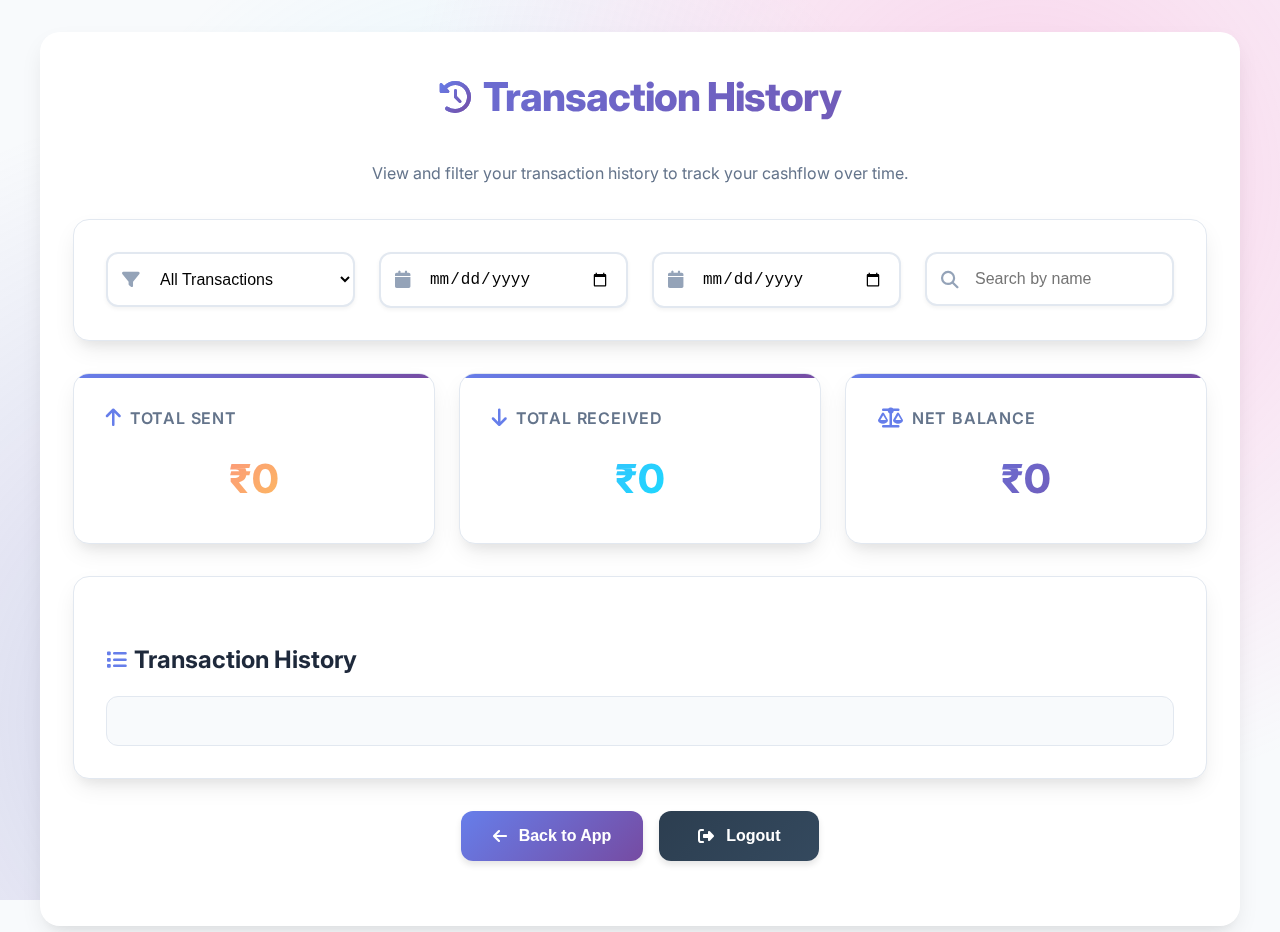
<file: history.html>
<!DOCTYPE html>
<html lang="en">

<head>
  <meta charset="UTF-8" />
  <meta name="viewport" content="width=device-width, initial-scale=1.0" />
  <title>Transaction History - Cashflow Minimizer</title>
  <link rel="stylesheet" href="style.css" />
  <link href="https://fonts.googleapis.com/css2?family=Inter:wght@400;500;600;700;800&display=swap" rel="stylesheet">
  <link rel="stylesheet" href="https://cdnjs.cloudflare.com/ajax/libs/font-awesome/6.4.0/css/all.min.css">
</head>

<body>
  <div class="container">
    <h2><i class="fas fa-history"></i> Transaction History</h2>
    
    <p style="text-align: center; color: var(--text-secondary); margin-bottom: 2rem;">
      View and filter your transaction history to track your cashflow over time.
    </p>

    <div class="filters">
      <div class="input-with-icon">
        <i class="fas fa-filter"></i>
        <select id="filterType" onchange="applyFilters()">
          <option value="all">All Transactions</option>
          <option value="sent">Money Sent</option>
          <option value="received">Money Received</option>
        </select>
      </div>

      <div class="input-with-icon">
        <i class="fas fa-calendar"></i>
        <input type="date" id="fromDate" onchange="applyFilters()" />
      </div>

      <div class="input-with-icon">
        <i class="fas fa-calendar"></i>
        <input type="date" id="toDate" onchange="applyFilters()" />
      </div>

      <div class="input-with-icon">
        <i class="fas fa-search"></i>
        <input type="text" id="searchPerson" placeholder="Search by name" onkeyup="applyFilters()" />
      </div>
    </div>

    <div class="summary">
      <div class="summary-box negative">
        <h3><i class="fas fa-arrow-up"></i> Total Sent</h3>
        <p id="totalSent">₹0</p>
      </div>
      <div class="summary-box positive">
        <h3><i class="fas fa-arrow-down"></i> Total Received</h3>
        <p id="totalReceived">₹0</p>
      </div>
      <div class="summary-box">
        <h3><i class="fas fa-balance-scale"></i> Net Balance</h3>
        <p id="netBalance">₹0</p>
      </div>
    </div>

    <div class="transactions-section">
      <h3><i class="fas fa-list"></i> Transaction History</h3>
      <div id="history-list"></div>
    </div>

    <div class="button-group">
      <button class="btn-primary" onclick="backToApp()">
        <i class="fas fa-arrow-left"></i> Back to App
      </button>
      <button class="btn-gray" onclick="logout()">
        <i class="fas fa-sign-out-alt"></i> Logout
      </button>
    </div>
  </div>

  <script src="script.js"></script>
  <script>
    function showAllHistory() {
      document.getElementById('fromDate').value = '';
      document.getElementById('toDate').value = '';
      applyFilters();
    }
    document.addEventListener('DOMContentLoaded', showAllHistory);
    window.addEventListener('pageshow', showAllHistory);
  </script>
</body>

</html>
</file>
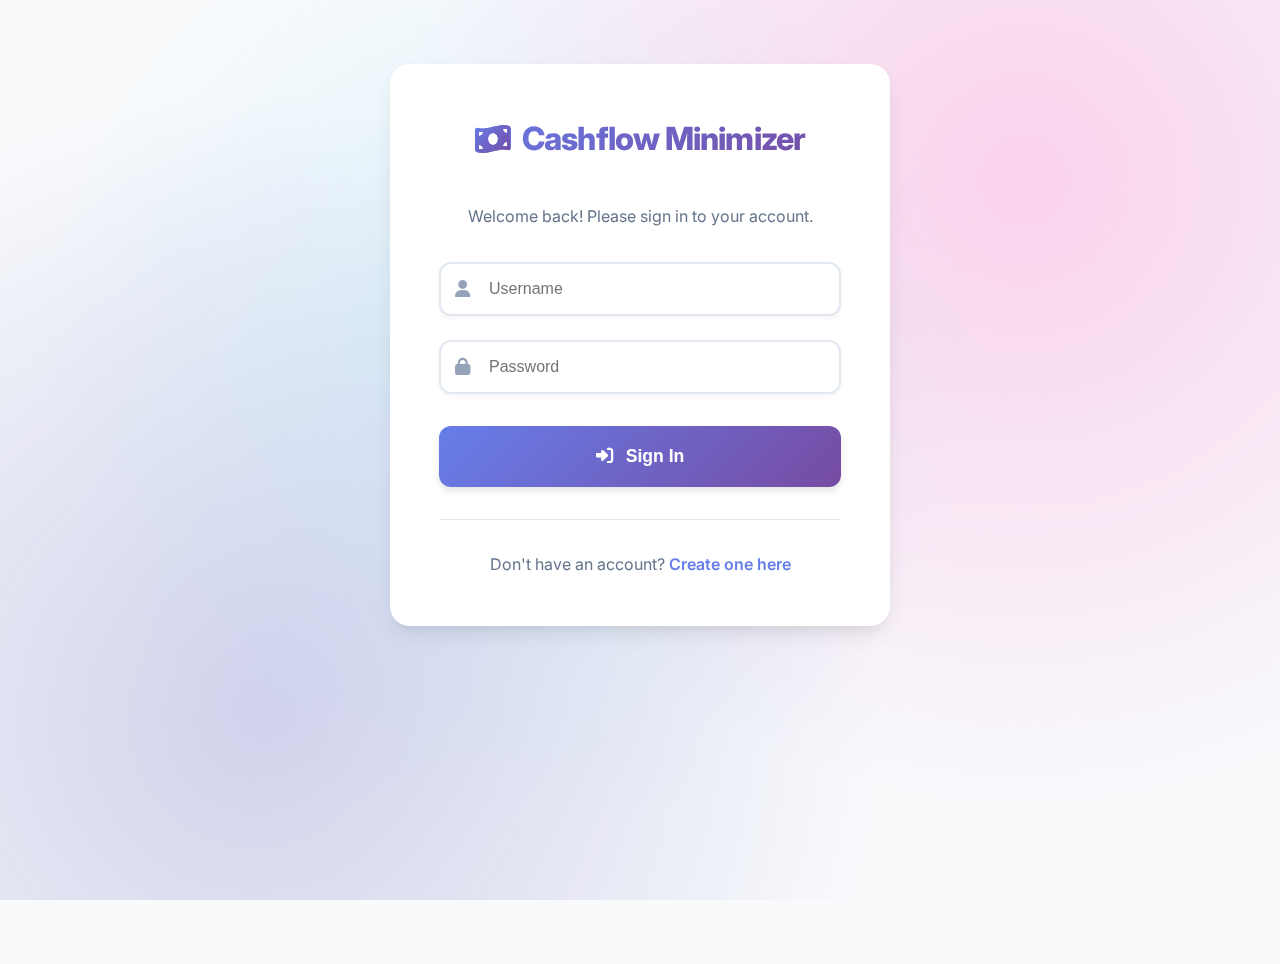
<file: login.html>
<!DOCTYPE html>
<html lang="en">
<head>
  <meta charset="UTF-8" />
  <meta name="viewport" content="width=device-width, initial-scale=1.0"/>
  <title>Login - Cashflow Minimizer</title>
  <link rel="stylesheet" href="style.css" />
  <link href="https://fonts.googleapis.com/css2?family=Inter:wght@400;500;600;700;800&display=swap" rel="stylesheet">
  <link rel="stylesheet" href="https://cdnjs.cloudflare.com/ajax/libs/font-awesome/6.4.0/css/all.min.css">
</head>
<body>
  <div class="container auth-container">
    <!-- Login Form -->
    <div id="loginForm">
      <h2><i class="fas fa-money-bill-wave"></i> Cashflow Minimizer</h2>
      <p style="text-align: center; color: var(--text-secondary); margin-bottom: 2rem;">
        Welcome back! Please sign in to your account.
      </p>
      
      <div class="input-group">
        <div class="input-with-icon">
          <i class="fas fa-user"></i>
          <input type="text" id="username" placeholder="Username" data-validate="username" />
        </div>
        <div class="input-with-icon">
          <i class="fas fa-lock"></i>
          <input type="password" id="password" placeholder="Password" data-validate="password" />
        </div>
      </div>
      
      <div class="button-group">
        <button class="btn-primary" onclick="loginUser()">
          <i class="fas fa-sign-in-alt"></i> Sign In
        </button>
      </div>
      
      <div class="auth-switch">
        <p>Don't have an account? <a href="#" id="showRegister">Create one here</a></p>
      </div>
    </div>

    <!-- Register Form -->
    <div id="registerForm" style="display: none;">
      <h2><i class="fas fa-user-plus"></i> Create Account</h2>
      <p style="text-align: center; color: var(--text-secondary); margin-bottom: 2rem;">
        Join us and start managing your cashflow efficiently!
      </p>
      
      <div class="input-group">
        <div class="input-with-icon">
          <i class="fas fa-user"></i>
          <input type="text" id="regUsername" placeholder="Username" data-validate="username" />
        </div>
        <div class="input-with-icon">
          <i class="fas fa-lock"></i>
          <input type="password" id="regPassword" placeholder="Password" data-validate="password" />
        </div>
        <div class="input-with-icon">
          <i class="fas fa-lock"></i>
          <input type="password" id="confirmPassword" placeholder="Confirm Password" data-validate="password" />
        </div>
      </div>
      
      <div class="button-group">
        <button class="btn-success" onclick="registerUser()">
          <i class="fas fa-user-plus"></i> Create Account
        </button>
      </div>
      
      <div class="auth-switch">
        <p>Already have an account? <a href="#" id="showLogin">Sign in here</a></p>
      </div>
    </div>
  </div>

  <script src="script.js"></script>
  <script>
    document.addEventListener("DOMContentLoaded", () => {
      const loginForm = document.getElementById("loginForm");
      const registerForm = document.getElementById("registerForm");

      document.getElementById("showRegister").addEventListener("click", (e) => {
        e.preventDefault();
        loginForm.style.display = "none";
        registerForm.style.display = "block";
        registerForm.style.opacity = "0";
        setTimeout(() => {
          registerForm.style.opacity = "1";
        }, 50);
      });

      document.getElementById("showLogin").addEventListener("click", (e) => {
        e.preventDefault();
        registerForm.style.display = "none";
        loginForm.style.display = "block";
        loginForm.style.opacity = "0";
        setTimeout(() => {
          loginForm.style.opacity = "1";
        }, 50);
      });

      // Add enter key support
      document.addEventListener('keydown', function(e) {
        if (e.key === 'Enter') {
          if (loginForm.style.display !== 'none') {
            loginUser();
          } else {
            registerUser();
          }
        }
      });

      checkLoginState(); // Redirect if already logged in
    });
  </script>
</body>
</html>
</file>
<file: style.css>
:root {
  --primary-gradient: linear-gradient(135deg, #667eea 0%, #764ba2 100%);
  --secondary-gradient: linear-gradient(135deg, #f093fb 0%, #f5576c 100%);
  --success-gradient: linear-gradient(135deg, #4facfe 0%, #00f2fe 100%);
  --danger-gradient: linear-gradient(135deg, #fa709a 0%, #fee140 100%);
  --warning-gradient: linear-gradient(135deg, #ffecd2 0%, #fcb69f 100%);
  --dark-gradient: linear-gradient(135deg, #2c3e50 0%, #34495e 100%);
  
  --primary-color: #667eea;
  --primary-hover: #5a6fd8;
  --success-color: #4facfe;
  --danger-color: #fa709a;
  --warning-color: #fcb69f;
  --gray-color: #6b7280;
  --light-bg: #f8fafc;
  --card-bg: #ffffff;
  --border-color: #e2e8f0;
  --text-primary: #1e293b;
  --text-secondary: #64748b;
  --text-muted: #94a3b8;
  
  --box-shadow: 0 10px 25px -5px rgba(0, 0, 0, 0.1), 0 10px 10px -5px rgba(0, 0, 0, 0.04);
  --box-shadow-hover: 0 20px 25px -5px rgba(0, 0, 0, 0.1), 0 10px 10px -5px rgba(0, 0, 0, 0.04);
  --border-radius: 16px;
  --border-radius-sm: 12px;
  --border-radius-lg: 20px;
}

* {
  margin: 0;
  padding: 0;
  box-sizing: border-box;
}

body {
  font-family: 'Inter', -apple-system, BlinkMacSystemFont, 'Segoe UI', Roboto, sans-serif;
  background: var(--light-bg);
  color: var(--text-primary);
  line-height: 1.6;
  min-height: 100vh;
  position: relative;
}

body::before {
  content: '';
  position: fixed;
  top: 0;
  left: 0;
  width: 100%;
  height: 100%;
  background: 
    radial-gradient(circle at 20% 80%, rgba(120, 119, 198, 0.3) 0%, transparent 50%),
    radial-gradient(circle at 80% 20%, rgba(255, 119, 198, 0.3) 0%, transparent 50%),
    radial-gradient(circle at 40% 40%, rgba(120, 219, 255, 0.2) 0%, transparent 50%);
  z-index: -1;
}

.container {
  max-width: 1200px;
  margin: 2rem auto;
  padding: 2rem;
  background: var(--card-bg);
  border-radius: var(--border-radius-lg);
  box-shadow: var(--box-shadow);
  backdrop-filter: blur(10px);
  border: 1px solid rgba(255, 255, 255, 0.2);
  animation: slideInUp 0.6s ease-out;
}

/* Typography */
h2 {
  background: var(--primary-gradient);
  -webkit-background-clip: text;
  -webkit-text-fill-color: transparent;
  background-clip: text;
  font-size: 2.5rem;
  font-weight: 800;
  margin-bottom: 2rem;
  text-align: center;
  letter-spacing: -0.025em;
  display: flex;
  align-items: center;
  justify-content: center;
  gap: 0.75rem;
}

h2 i {
  font-size: 2rem;
  background: var(--primary-gradient);
  -webkit-background-clip: text;
  -webkit-text-fill-color: transparent;
  background-clip: text;
}

h3 {
  color: var(--text-primary);
  font-size: 1.5rem;
  font-weight: 700;
  margin: 2rem 0 1rem;
  display: flex;
  align-items: center;
  gap: 0.5rem;
}

h3 i {
  color: var(--primary-color);
  font-size: 1.25rem;
}

/* Forms */
.input-group {
  display: grid;
  grid-template-columns: repeat(auto-fit, minmax(250px, 1fr));
  gap: 1.5rem;
  margin-bottom: 2rem;
}

.input-with-icon {
  position: relative;
  transition: all 0.3s ease;
}

.input-with-icon:hover {
  transform: translateY(-2px);
}

.input-with-icon i {
  position: absolute;
  left: 1rem;
  top: 50%;
  transform: translateY(-50%);
  color: var(--text-muted);
  font-size: 1.1rem;
  transition: all 0.3s ease;
  z-index: 2;
}

.input-with-icon input,
.input-with-icon select {
  width: 100%;
  padding: 1rem 1rem 1rem 3rem;
  border: 2px solid var(--border-color);
  border-radius: var(--border-radius-sm);
  font-size: 1rem;
  font-weight: 500;
  background: var(--card-bg);
  transition: all 0.3s ease;
  box-shadow: 0 2px 4px rgba(0, 0, 0, 0.05);
}

.input-with-icon input:focus,
.input-with-icon select:focus {
  outline: none;
  border-color: var(--primary-color);
  box-shadow: 0 0 0 4px rgba(102, 126, 234, 0.1);
  transform: translateY(-1px);
}

.input-with-icon input:focus + i,
.input-with-icon select:focus + i {
  color: var(--primary-color);
}

/* Buttons */
.button-group {
  display: flex;
  gap: 1rem;
  margin-bottom: 2rem;
  flex-wrap: wrap;
  justify-content: center;
}

button {
  padding: 1rem 2rem;
  border: none;
  border-radius: var(--border-radius-sm);
  font-size: 1rem;
  font-weight: 600;
  cursor: pointer;
  transition: all 0.3s ease;
  display: flex;
  align-items: center;
  justify-content: center;
  gap: 0.75rem;
  position: relative;
  overflow: hidden;
  min-width: 160px;
  box-shadow: 0 4px 6px rgba(0, 0, 0, 0.1);
}

button::before {
  content: '';
  position: absolute;
  top: 0;
  left: -100%;
  width: 100%;
  height: 100%;
  background: linear-gradient(90deg, transparent, rgba(255, 255, 255, 0.2), transparent);
  transition: left 0.5s;
}

button:hover::before {
  left: 100%;
}

button:hover {
  transform: translateY(-3px);
  box-shadow: var(--box-shadow-hover);
}

.btn-primary {
  background: var(--primary-gradient);
  color: white;
}

.btn-primary:hover {
  background: linear-gradient(135deg, #5a6fd8 0%, #6a4c93 100%);
}

.btn-success {
  background: var(--success-gradient);
  color: white;
}

.btn-success:hover {
  background: linear-gradient(135deg, #3d9bfe 0%, #00e2fe 100%);
}

.btn-danger {
  background: var(--danger-gradient);
  color: white;
}

.btn-danger:hover {
  background: linear-gradient(135deg, #e95f8a 0%, #fdd130 100%);
}

.btn-warning {
  background: var(--warning-gradient);
  color: var(--text-primary);
}

.btn-warning:hover {
  background: linear-gradient(135deg, #ffd4a2 0%, #fba68f 100%);
}

.btn-gray {
  background: var(--dark-gradient);
  color: white;
}

.btn-gray:hover {
  background: linear-gradient(135deg, #1a252f 0%, #2c3e50 100%);
}

/* Summary Cards */
.summary {
  display: grid;
  grid-template-columns: repeat(auto-fit, minmax(250px, 1fr));
  gap: 1.5rem;
  margin-bottom: 2rem;
}

.summary-box {
  background: var(--card-bg);
  padding: 2rem;
  border-radius: var(--border-radius);
  box-shadow: var(--box-shadow);
  text-align: center;
  transition: all 0.3s ease;
  border: 1px solid var(--border-color);
  position: relative;
  overflow: hidden;
}

.summary-box::before {
  content: '';
  position: absolute;
  top: 0;
  left: 0;
  right: 0;
  height: 4px;
  background: var(--primary-gradient);
}

.summary-box:hover {
  transform: translateY(-5px);
  box-shadow: var(--box-shadow-hover);
}

.summary-box h3 {
  color: var(--text-secondary);
  font-size: 1rem;
  font-weight: 600;
  margin: 0 0 1rem;
  text-transform: uppercase;
  letter-spacing: 0.05em;
}

.summary-box p {
  font-size: 2.5rem;
  font-weight: 800;
  color: var(--text-primary);
  margin: 0;
  background: var(--primary-gradient);
  -webkit-background-clip: text;
  -webkit-text-fill-color: transparent;
  background-clip: text;
}

.summary-box.positive p {
  background: var(--success-gradient);
  -webkit-background-clip: text;
  -webkit-text-fill-color: transparent;
  background-clip: text;
}

.summary-box.negative p {
  background: var(--danger-gradient);
  -webkit-background-clip: text;
  -webkit-text-fill-color: transparent;
  background-clip: text;
}

/* Transaction List */
.transactions-section {
  background: var(--card-bg);
  border-radius: var(--border-radius);
  padding: 2rem;
  margin-bottom: 2rem;
  box-shadow: var(--box-shadow);
  border: 1px solid var(--border-color);
}

#transactions-list, #history-list {
  background: var(--light-bg);
  border-radius: var(--border-radius-sm);
  padding: 1.5rem;
  margin-top: 1rem;
  max-height: 500px;
  overflow-y: auto;
  border: 1px solid var(--border-color);
}

.transaction {
  background: var(--card-bg);
  padding: 1.5rem;
  margin-bottom: 1rem;
  border-radius: var(--border-radius-sm);
  box-shadow: 0 2px 4px rgba(0, 0, 0, 0.05);
  border-left: 4px solid transparent;
  transition: all 0.3s ease;
  display: flex;
  align-items: center;
  justify-content: space-between;
  gap: 1rem;
}

.transaction:hover {
  transform: translateX(5px);
  box-shadow: 0 4px 12px rgba(0, 0, 0, 0.1);
}

.transaction.sent {
  border-left-color: var(--danger-color);
  background: linear-gradient(135deg, #fff5f5 0%, #ffffff 100%);
}

.transaction.received {
  border-left-color: var(--success-color);
  background: linear-gradient(135deg, #f0f9ff 0%, #ffffff 100%);
}

.transaction i {
  font-size: 1.25rem;
  color: var(--primary-color);
  flex-shrink: 0;
}

.transaction-date {
  color: var(--text-muted);
  font-size: 0.875rem;
  font-weight: 500;
}

/* Settlement */
.settlement {
  background: var(--card-bg);
  padding: 1.5rem;
  margin-bottom: 1rem;
  border-radius: var(--border-radius-sm);
  box-shadow: 0 2px 4px rgba(0, 0, 0, 0.05);
  border-left: 4px solid var(--primary-color);
  font-weight: 600;
  transition: all 0.3s ease;
  display: flex;
  align-items: center;
  gap: 1rem;
}

.settlement:hover {
  transform: translateX(5px);
  box-shadow: 0 4px 12px rgba(0, 0, 0, 0.1);
}

.settlement i {
  color: var(--primary-color);
  font-size: 1.25rem;
}

/* Auth Container */
.auth-container {
  max-width: 500px;
  margin: 4rem auto;
  padding: 3rem;
  background: var(--card-bg);
  border-radius: var(--border-radius-lg);
  box-shadow: var(--box-shadow);
  backdrop-filter: blur(10px);
  border: 1px solid rgba(255, 255, 255, 0.2);
  animation: slideInUp 0.6s ease-out;
}

.auth-container h2 {
  margin-bottom: 2.5rem;
  font-size: 2rem;
}

.auth-container .input-group {
  grid-template-columns: 1fr;
  gap: 1.5rem;
  margin-bottom: 2rem;
}

.auth-container .button-group {
  flex-direction: column;
  gap: 1rem;
}

.auth-container .button-group button {
  width: 100%;
  padding: 1.25rem;
  font-size: 1.1rem;
}

.auth-switch {
  text-align: center;
  margin-top: 2rem;
  padding-top: 2rem;
  border-top: 1px solid var(--border-color);
}

.auth-switch p {
  color: var(--text-secondary);
  font-size: 1rem;
}

.auth-switch a {
  color: var(--primary-color);
  text-decoration: none;
  font-weight: 600;
  transition: all 0.3s ease;
}

.auth-switch a:hover {
  color: var(--primary-hover);
  text-decoration: underline;
}

/* Filters */
.filters {
  display: grid;
  grid-template-columns: repeat(auto-fit, minmax(200px, 1fr));
  gap: 1.5rem;
  margin-bottom: 2rem;
  background: var(--card-bg);
  padding: 2rem;
  border-radius: var(--border-radius);
  box-shadow: var(--box-shadow);
  border: 1px solid var(--border-color);
}

/* Notifications */
.notification {
  position: fixed;
  top: 2rem;
  right: 2rem;
  padding: 1rem 1.5rem;
  border-radius: var(--border-radius-sm);
  color: white;
  font-weight: 600;
  z-index: 1000;
  transform: translateX(400px);
  transition: all 0.3s ease;
  display: flex;
  align-items: center;
  gap: 0.75rem;
  box-shadow: var(--box-shadow);
  max-width: 400px;
}

.notification.show {
  transform: translateX(0);
}

.notification i {
  font-size: 1.25rem;
}

.notification.success {
  background: var(--success-gradient);
}

.notification.error {
  background: var(--danger-gradient);
}

.notification.warning {
  background: var(--warning-gradient);
  color: var(--text-primary);
}

.notification.info {
  background: var(--primary-gradient);
}

/* Loading */
.loading-overlay {
  position: fixed;
  top: 0;
  left: 0;
  width: 100%;
  height: 100%;
  background: rgba(255, 255, 255, 0.9);
  display: flex;
  align-items: center;
  justify-content: center;
  z-index: 9999;
  backdrop-filter: blur(5px);
}

.loading-spinner {
  width: 50px;
  height: 50px;
  border: 4px solid var(--border-color);
  border-top: 4px solid var(--primary-color);
  border-radius: 50%;
  animation: spin 1s linear infinite;
}

/* Animations */
@keyframes slideInUp {
  from {
    opacity: 0;
    transform: translateY(30px);
  }
  to {
    opacity: 1;
    transform: translateY(0);
  }
}

@keyframes fadeIn {
  from {
    opacity: 0;
    transform: scale(0.95);
  }
  to {
    opacity: 1;
    transform: scale(1);
  }
}

@keyframes spin {
  to {
    transform: rotate(360deg);
  }
}

.transaction, .settlement, .summary-box {
  animation: fadeIn 0.5s ease-out;
}

/* Responsive Design */
@media (max-width: 768px) {
  .container {
    margin: 1rem;
    padding: 1.5rem;
    border-radius: var(--border-radius);
  }
  
  h2 {
    font-size: 2rem;
  }
  
  .input-group, .filters, .summary {
    grid-template-columns: 1fr;
    gap: 1rem;
  }
  
  .button-group {
    flex-direction: column;
    gap: 1rem;
  }
  
  button {
    width: 100%;
    min-width: auto;
  }
  
  .summary-box {
    padding: 1.5rem;
  }
  
  .summary-box p {
    font-size: 2rem;
  }
  
  .transaction {
    flex-direction: column;
    align-items: flex-start;
    gap: 0.5rem;
  }
  
  .notification {
    top: 1rem;
    right: 1rem;
    left: 1rem;
    max-width: none;
  }
}

@media (max-width: 480px) {
  .container {
    margin: 0.5rem;
    padding: 1rem;
  }
  
  h2 {
    font-size: 1.75rem;
  }
  
  .auth-container {
    margin: 2rem 1rem;
    padding: 2rem 1.5rem;
  }
}

/* Scrollbar Styling */
::-webkit-scrollbar {
  width: 8px;
}

::-webkit-scrollbar-track {
  background: var(--light-bg);
  border-radius: 4px;
}

::-webkit-scrollbar-thumb {
  background: var(--primary-gradient);
  border-radius: 4px;
}

::-webkit-scrollbar-thumb:hover {
  background: var(--primary-hover);
}

/* Focus States */
button:focus,
input:focus,
select:focus {
  outline: 2px solid var(--primary-color);
  outline-offset: 2px;
}

/* Utility Classes */
.positive {
  color: var(--success-color);
}

.negative {
  color: var(--danger-color);
}

.loading {
  opacity: 0.6;
  pointer-events: none;
}
</file>
